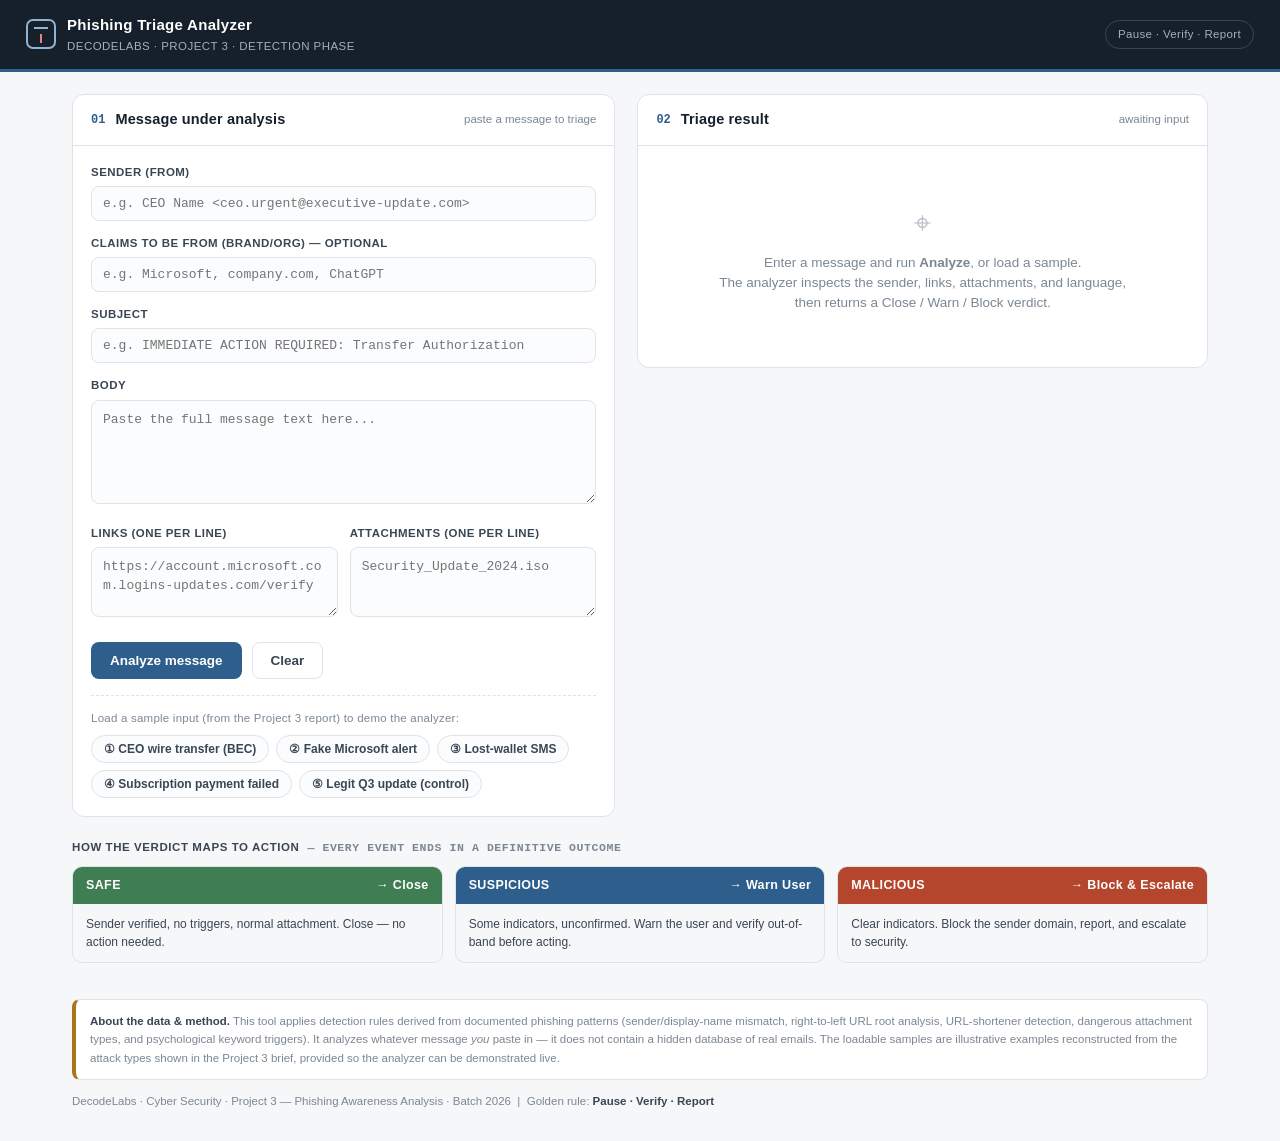
<file: Phisisng Awareness Analyzer/index.html>
<!DOCTYPE html>
<html lang="en">
<head>
<meta charset="UTF-8">
<meta name="viewport" content="width=device-width, initial-scale=1.0">
<title>Phishing Triage Analyzer — DecodeLabs Project 3</title>
<link rel="stylesheet" href="styles.css">
</head>
<body>
<header class="app">
  <div class="brand">
    <div class="glyph" aria-hidden="true"></div>
    <div>
      <h1>Phishing Triage Analyzer</h1>
      <div class="sub">DecodeLabs · Project 3 · Detection Phase</div>
    </div>
  </div>
  <div class="spacer"></div>
  <div class="tag">Pause · Verify · Report</div>
</header>

<div class="wrap">
  <div class="grid">
    <!-- INPUT -->
    <section class="panel" aria-label="Message input">
      <div class="panel-h"><span class="n">01</span><h2>Message under analysis</h2><span class="hint">paste a message to triage</span></div>
      <div class="panel-body">
        <div class="field">
          <label class="f" for="sender">Sender (From)</label>
          <input class="t" id="sender" placeholder='e.g. CEO Name &lt;ceo.urgent@executive-update.com&gt;'>
        </div>
        <div class="field">
          <label class="f" for="claim">Claims to be from (brand/org) — optional</label>
          <input class="t" id="claim" placeholder="e.g. Microsoft, company.com, ChatGPT">
        </div>
        <div class="field">
          <label class="f" for="subject">Subject</label>
          <input class="t" id="subject" placeholder="e.g. IMMEDIATE ACTION REQUIRED: Transfer Authorization">
        </div>
        <div class="field">
          <label class="f" for="body">Body</label>
          <textarea class="t" id="body" placeholder="Paste the full message text here..."></textarea>
        </div>
        <div class="row2">
          <div class="field">
            <label class="f" for="links">Links (one per line)</label>
            <textarea class="t" id="links" style="min-height:70px" placeholder="https://account.microsoft.com.logins-updates.com/verify"></textarea>
          </div>
          <div class="field">
            <label class="f" for="attach">Attachments (one per line)</label>
            <textarea class="t" id="attach" style="min-height:70px" placeholder="Security_Update_2024.iso"></textarea>
          </div>
        </div>
        <div class="actions">
          <button class="btn-primary" id="run">Analyze message</button>
          <button class="btn-ghost" id="clear">Clear</button>
        </div>

        <div class="examples">
          <p>Load a sample input (from the Project 3 report) to demo the analyzer:</p>
          <div class="chips" id="chips"></div>
        </div>
      </div>
    </section>

    <!-- RESULT -->
    <section class="panel" aria-label="Triage result">
      <div class="panel-h"><span class="n">02</span><h2>Triage result</h2><span class="hint" id="resHint">awaiting input</span></div>
      <div class="panel-body" id="result">
        <div class="empty">
          <div class="big">⌖</div>
          Enter a message and run <strong>Analyze</strong>, or load a sample.<br>
          The analyzer inspects the sender, links, attachments, and language,<br>then returns a Close / Warn / Block verdict.
        </div>
      </div>
    </section>
  </div>

  <!-- LEGEND -->
  <div class="legend">
    <div class="sec-label">How the verdict maps to action <span class="ct">— every event ends in a definitive outcome</span></div>
    <div class="legend-grid">
      <div class="lg safe"><div class="top"><span>SAFE</span><span>→ Close</span></div><div class="bd">Sender verified, no triggers, normal attachment. Close — no action needed.</div></div>
      <div class="lg warn"><div class="top"><span>SUSPICIOUS</span><span>→ Warn User</span></div><div class="bd">Some indicators, unconfirmed. Warn the user and verify out-of-band before acting.</div></div>
      <div class="lg mal"><div class="top"><span>MALICIOUS</span><span>→ Block &amp; Escalate</span></div><div class="bd">Clear indicators. Block the sender domain, report, and escalate to security.</div></div>
    </div>
  </div>
</div>

<footer class="app">
  <div class="disc">
    <strong>About the data &amp; method.</strong> This tool applies detection rules derived from documented phishing patterns
    (sender/display-name mismatch, right-to-left URL root analysis, URL-shortener detection, dangerous attachment types,
    and psychological keyword triggers). It analyzes whatever message <em>you</em> paste in — it does not contain a hidden
    database of real emails. The loadable samples are illustrative examples reconstructed from the attack types shown in the
    Project 3 brief, provided so the analyzer can be demonstrated live.
  </div>
  <p style="margin-top:12px">DecodeLabs · Cyber Security · Project 3 — Phishing Awareness Analysis · Batch 2026 &nbsp;|&nbsp; Golden rule: <strong>Pause · Verify · Report</strong></p>
</footer>

<script src="analyzer.js"></script>
</body>
</html>
</file>
<file: Phisisng Awareness Analyzer/styles.css>
:root{
    --ink:#16202b; --slate:#3a4654; --muted:#7b8794; --line:#dfe3e8;
    --paper:#f6f7f9; --card:#ffffff;
    --blue:#2e5e8c; --blue-deep:#1f4263; --teal:#2f6f6a;
    --safe:#3f7d52; --safe-bg:#e6f0e7; --safe-line:#bcd6bf;
    --warn:#2e5e8c; --warn-bg:#e4ecf4; --warn-line:#bcd0e4;
    --mal:#b5462e;  --mal-bg:#f5e2dc;  --mal-line:#e6c2b6;
    --amber:#a9741b;
    --mono:"SFMono-Regular",ui-monospace,"Cascadia Code","Consolas",monospace;
    --sans:"Inter",-apple-system,BlinkMacSystemFont,"Segoe UI",Roboto,Helvetica,Arial,sans-serif;
  }
  *{box-sizing:border-box;}
  html{scroll-behavior:smooth;}
  body{
    margin:0; font-family:var(--sans); color:var(--ink); background:var(--paper);
    -webkit-font-smoothing:antialiased; line-height:1.5;
  }
  a{color:var(--blue);}

  /* ---------- top bar ---------- */
  header.app{
    background:var(--ink); color:#fff; padding:14px 26px;
    display:flex; align-items:center; gap:16px; flex-wrap:wrap;
    border-bottom:3px solid var(--blue);
  }
  .brand{display:flex; align-items:center; gap:11px;}
  .glyph{
    width:30px;height:30px;border:2px solid #8fb3d6;border-radius:7px;position:relative;flex:none;
  }
  .glyph::before{content:"";position:absolute;inset:6px 6px auto 6px;height:2px;background:#8fb3d6;}
  .glyph::after{content:"";position:absolute;left:50%;top:13px;width:2px;height:9px;background:#d98b73;transform:translateX(-50%);}
  .brand h1{font-size:15px;font-weight:700;letter-spacing:.02em;margin:0;}
  .brand .sub{font-size:11.5px;color:#9fb0c0;margin-top:1px;letter-spacing:.04em;text-transform:uppercase;}
  header.app .spacer{flex:1;}
  header.app .tag{font-size:11.5px;color:#9fb0c0;border:1px solid #36465a;border-radius:20px;padding:5px 12px;letter-spacing:.03em;}

  /* ---------- layout ---------- */
  .wrap{max-width:1180px;margin:0 auto;padding:22px;}
  .grid{display:grid;grid-template-columns:minmax(0,1fr) minmax(0,1.05fr);gap:22px;align-items:start;}
  @media(max-width:900px){ .grid{grid-template-columns:1fr;} }

  .panel{background:var(--card);border:1px solid var(--line);border-radius:12px;overflow:hidden;}
  .panel-h{padding:14px 18px;border-bottom:1px solid var(--line);display:flex;align-items:center;gap:10px;}
  .panel-h .n{font-family:var(--mono);font-size:12px;color:var(--blue);font-weight:600;}
  .panel-h h2{font-size:14.5px;margin:0;font-weight:700;letter-spacing:.01em;}
  .panel-h .hint{margin-left:auto;font-size:11.5px;color:var(--muted);}
  .panel-body{padding:18px;}

  /* ---------- form ---------- */
  label.f{display:block;font-size:11.5px;font-weight:600;letter-spacing:.04em;text-transform:uppercase;color:var(--slate);margin:0 0 5px;}
  .field{margin-bottom:14px;}
  input.t, textarea.t{
    width:100%;font-family:var(--mono);font-size:13px;color:var(--ink);
    background:#fbfcfd;border:1px solid var(--line);border-radius:8px;padding:9px 11px;resize:vertical;
  }
  input.t:focus, textarea.t:focus{outline:2px solid var(--blue);outline-offset:0;border-color:var(--blue);background:#fff;}
  textarea.t{min-height:104px;line-height:1.5;}
  .row2{display:grid;grid-template-columns:1fr 1fr;gap:12px;}
  @media(max-width:520px){ .row2{grid-template-columns:1fr;} }

  .actions{display:flex;gap:10px;flex-wrap:wrap;margin-top:4px;}
  button{font-family:var(--sans);cursor:pointer;border-radius:8px;font-size:13.5px;font-weight:600;border:1px solid transparent;padding:10px 18px;transition:transform .04s ease, background .15s;}
  button:active{transform:translateY(1px);}
  .btn-primary{background:var(--blue);color:#fff;}
  .btn-primary:hover{background:var(--blue-deep);}
  .btn-ghost{background:#fff;color:var(--slate);border-color:var(--line);}
  .btn-ghost:hover{border-color:var(--muted);}

  .examples{margin-top:16px;border-top:1px dashed var(--line);padding-top:14px;}
  .examples p{font-size:11.5px;color:var(--muted);margin:0 0 8px;letter-spacing:.02em;}
  .chips{display:flex;flex-wrap:wrap;gap:7px;}
  .chip{font-size:12px;border:1px solid var(--line);background:#fbfcfd;color:var(--slate);border-radius:20px;padding:6px 12px;cursor:pointer;}
  .chip:hover{border-color:var(--blue);color:var(--blue);}

  /* ---------- result ---------- */
  .empty{color:var(--muted);font-size:13.5px;text-align:center;padding:36px 10px;}
  .empty .big{font-size:30px;opacity:.5;margin-bottom:8px;}

  .verdict{border-radius:10px;padding:16px 18px;border:1px solid;margin-bottom:16px;}
  .verdict.safe{background:var(--safe-bg);border-color:var(--safe-line);}
  .verdict.warn{background:var(--warn-bg);border-color:var(--warn-line);}
  .verdict.mal {background:var(--mal-bg); border-color:var(--mal-line);}
  .verdict .vtop{display:flex;align-items:center;gap:12px;}
  .vbadge{font-size:12px;font-weight:700;letter-spacing:.05em;text-transform:uppercase;padding:5px 11px;border-radius:6px;color:#fff;}
  .verdict.safe .vbadge{background:var(--safe);}
  .verdict.warn .vbadge{background:var(--warn);}
  .verdict.mal  .vbadge{background:var(--mal);}
  .vaction{font-size:16px;font-weight:700;}
  .verdict.safe .vaction{color:var(--safe);}
  .verdict.warn .vaction{color:var(--warn-deep,#26527a);}
  .verdict.mal  .vaction{color:var(--mal);}
  .vrationale{font-size:13px;color:var(--slate);margin-top:8px;}

  .score{margin-left:auto;text-align:right;flex:none;}
  .score .num{font-family:var(--mono);font-size:22px;font-weight:700;line-height:1;}
  .score .lbl{font-size:10px;text-transform:uppercase;letter-spacing:.06em;color:var(--muted);}

  .sec-label{font-size:11.5px;font-weight:700;letter-spacing:.05em;text-transform:uppercase;color:var(--slate);margin:18px 0 10px;display:flex;align-items:center;gap:8px;}
  .sec-label .ct{font-family:var(--mono);font-weight:600;color:var(--muted);}

  .flag{border:1px solid var(--line);border-left:4px solid var(--muted);border-radius:8px;padding:11px 13px;margin-bottom:9px;background:#fff;}
  .flag.sev-high{border-left-color:var(--mal);}
  .flag.sev-med{border-left-color:var(--amber);}
  .flag.sev-low{border-left-color:var(--blue);}
  .flag .fh{display:flex;align-items:center;gap:9px;margin-bottom:3px;}
  .flag .fname{font-weight:700;font-size:13.5px;}
  .flag .sev{margin-left:auto;font-size:10px;font-weight:700;letter-spacing:.05em;text-transform:uppercase;padding:2px 8px;border-radius:4px;}
  .sev-high .sev{background:var(--mal-bg);color:var(--mal);}
  .sev-med .sev{background:#f3e7cf;color:var(--amber);}
  .sev-low .sev{background:var(--warn-bg);color:var(--blue);}
  .flag .fwhy{font-size:12.5px;color:var(--slate);}
  .flag .et{font-family:var(--mono);font-size:11.5px;color:var(--ink);background:#f1f3f5;border-radius:4px;padding:1px 5px;}

  .clean{border:1px solid var(--safe-line);background:var(--safe-bg);border-radius:8px;padding:13px;font-size:13px;color:#2f5e3c;}

  /* ---------- triage legend ---------- */
  .legend{margin-top:22px;}
  .legend-grid{display:grid;grid-template-columns:1fr 1fr 1fr;gap:12px;}
  @media(max-width:680px){ .legend-grid{grid-template-columns:1fr;} }
  .lg{border:1px solid var(--line);border-radius:10px;overflow:hidden;}
  .lg .top{padding:9px 13px;color:#fff;font-weight:700;font-size:12.5px;letter-spacing:.03em;display:flex;justify-content:space-between;}
  .lg.safe .top{background:var(--safe);}
  .lg.warn .top{background:var(--blue);}
  .lg.mal  .top{background:var(--mal);}
  .lg .bd{padding:11px 13px;font-size:12px;color:var(--slate);}

  footer.app{max-width:1180px;margin:8px auto 30px;padding:0 22px;color:var(--muted);font-size:11.5px;line-height:1.6;}
  footer.app strong{color:var(--slate);}
  .disc{background:#fff;border:1px solid var(--line);border-left:4px solid var(--amber);border-radius:8px;padding:12px 14px;margin-top:14px;}
</file>
